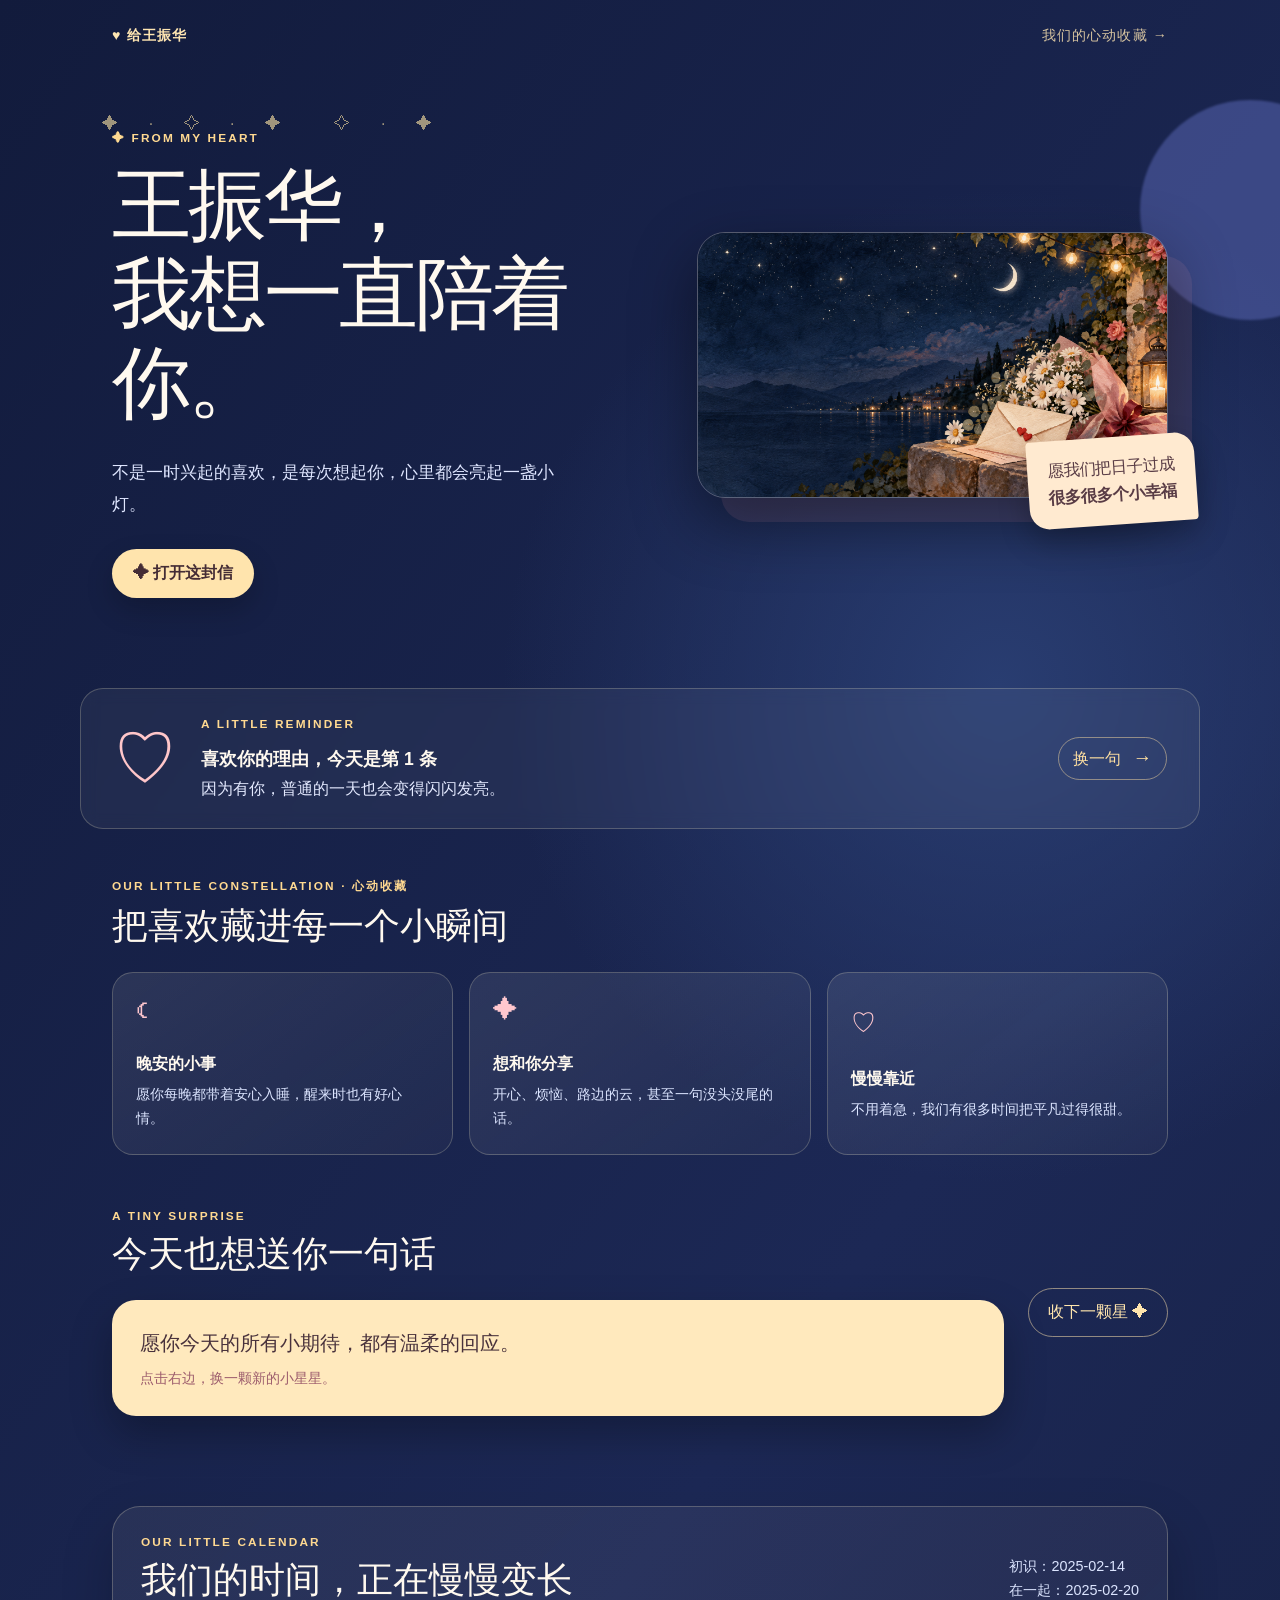
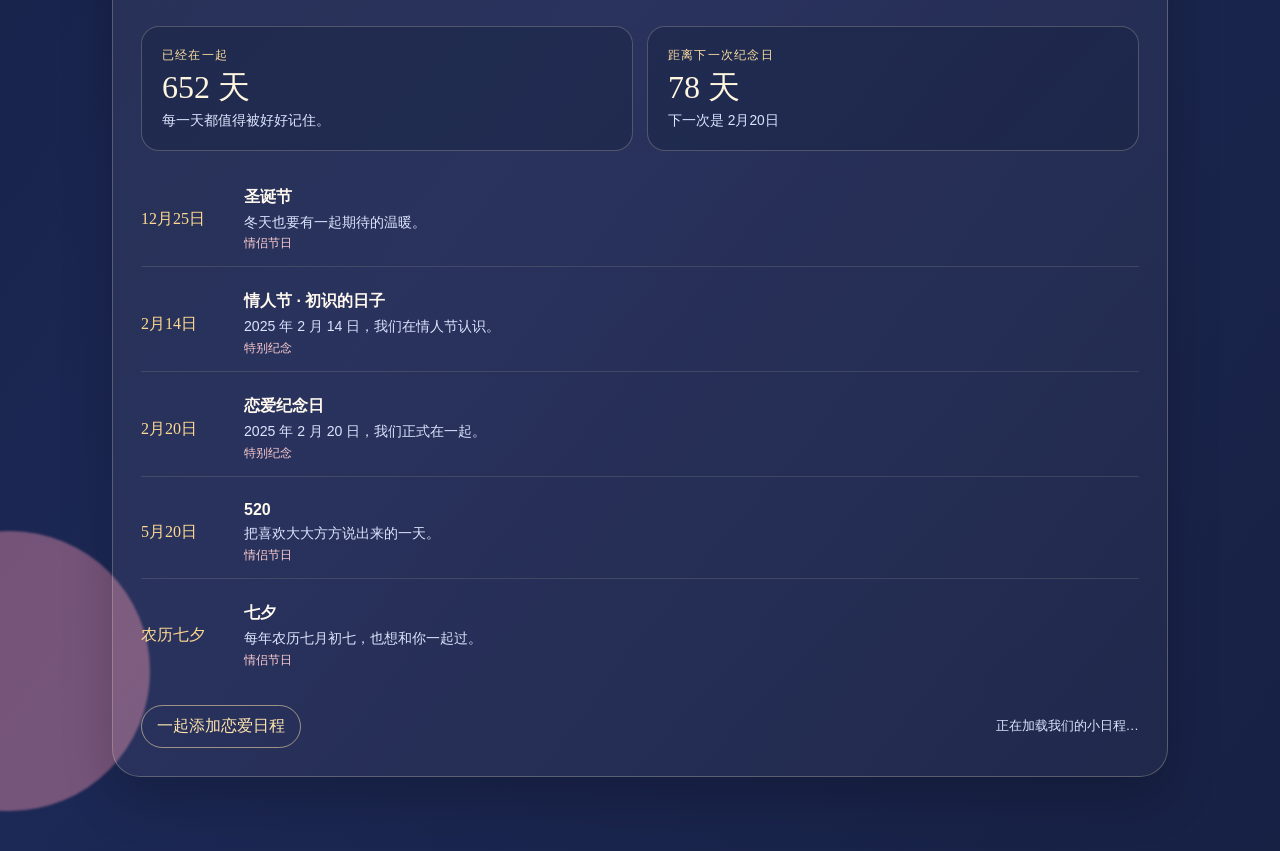
<file: index.html>
<!doctype html>
<html lang="zh-CN">
<head>
  <meta charset="utf-8">
  <meta name="viewport" content="width=device-width, initial-scale=1">
  <title>给王振华的一封情书</title>
  <meta name="description" content="一封只属于王振华的星光情书。">
  <style>
    :root { --ink: #fff9ef; --night: #101a38; --pink: #ff9ba8; --gold: #ffd991; }
    * { box-sizing: border-box; }
    body { margin: 0; background: var(--night); color: var(--ink); font-family: Arial, "Microsoft YaHei", sans-serif; }
    button { font: inherit; }
    .love-page { min-height: 100vh; overflow: hidden; position: relative; background: radial-gradient(circle at 78% 28%, #293d71 0, transparent 31rem), linear-gradient(126deg, #121b3c 0%, #1c2855 58%, #172144 100%); }
    .topbar, .hero, .love-note { position: relative; z-index: 1; max-width: 1120px; margin: auto; }
    .topbar { display: flex; align-items: center; justify-content: space-between; padding: 26px 32px; font-size: .88rem; letter-spacing: .08em; }
    .brand { margin: 0; display: flex; align-items: center; gap: 8px; font-weight: 700; color: #ffe6b2; }
    .date { opacity: .82; margin: 0; color: #ffe6b2; text-decoration: none; transition: opacity .2s, transform .2s; }
    .date:hover, .date:focus-visible { opacity: 1; transform: translateY(-1px); text-decoration: underline; }
    .hero { min-height: 560px; padding: 60px 32px 90px; display: grid; grid-template-columns: 1.05fr .95fr; align-items: center; gap: 64px; }
    .eyebrow { margin: 0 0 16px; display: flex; align-items: center; gap: 7px; font-size: .74rem; font-weight: 700; letter-spacing: .18em; color: var(--gold); }
    h1 { margin: 0; font-family: Georgia, "Songti SC", serif; font-size: clamp(3.1rem, 6.2vw, 5.8rem); font-weight: 500; line-height: 1.12; letter-spacing: -.04em; }
    .lead { max-width: 445px; margin: 28px 0; font-size: 1.08rem; line-height: 1.9; color: #dfe6ff; }
    .letter-button { display: inline-flex; gap: 9px; align-items: center; padding: 14px 21px; border: 0; border-radius: 999px; background: #ffe4ad; color: #442c35; font-weight: 700; cursor: pointer; box-shadow: 0 12px 28px #0003; transition: transform .2s, box-shadow .2s; }
    .letter-button:hover { transform: translateY(-3px) rotate(-1deg); box-shadow: 0 17px 35px #0005; }
    .art-wrap { position: relative; }
    .art-wrap img { width: 100%; display: block; border: 1px solid #fff5d144; border-radius: 28px; box-shadow: 24px 24px 0 #ff9baa17, 0 24px 65px #0007; }
    .art-note { position: absolute; right: -28px; bottom: -28px; padding: 17px 20px; border-radius: 4px 20px 4px 20px; background: #ffead0; color: #593c45; font-family: Georgia, "KaiTi", serif; font-size: 1.03rem; line-height: 1.65; transform: rotate(-4deg); box-shadow: 0 12px 30px #0004; }
    .love-note { margin-bottom: 50px; padding: 28px 32px; display: grid; grid-template-columns: auto 1fr auto; align-items: center; gap: 24px; border: 1px solid #fff3ca38; border-radius: 23px; background: #fff9ee0d; backdrop-filter: blur(8px); }
    .note-mark { color: #ffc6c9; font: 4rem/1 Georgia, serif; }
    .love-note h2 { margin: 0 0 8px; font-size: 1.1rem; font-weight: 700; }
    .reason { margin: 0; color: #e4eaff; font-size: 1rem; }
    .next-reason { color: #ffe0a1; background: transparent; border: 1px solid #ffe0a17a; border-radius: 999px; padding: 9px 14px; cursor: pointer; }
    .next-reason span { margin-left: 7px; font-size: 1.2rem; }
    .moments, .wish-section { position: relative; z-index: 1; max-width: 1120px; margin: 0 auto 54px; padding: 0 32px; }
    .section-label { margin: 0 0 10px; color: #ffd991; font-size: .74rem; font-weight: 700; letter-spacing: .18em; }
    .section-title { margin: 0 0 24px; font: 2.25rem/1.2 Georgia, "Songti SC", serif; }
    .moment-grid { display: grid; grid-template-columns: repeat(3, 1fr); gap: 16px; }
    .moment { min-height: 180px; padding: 23px; color: #fff9ef; text-align: left; border: 1px solid #fff3ca38; border-radius: 21px; background: linear-gradient(145deg, #ffffff17, #fff0c908); cursor: pointer; transition: transform .2s, background .2s; }
    .moment:hover, .moment:focus-visible { transform: translateY(-5px); background: #ffffff1c; outline: 2px solid #ffd991; outline-offset: 3px; }
    .moment-icon { display: block; margin-bottom: 30px; color: #ffc7ce; font-size: 1.55rem; }.moment strong { display: block; margin-bottom: 8px; font-size: 1rem; }.moment small { color: #dce5ff; line-height: 1.65; font-size: .9rem; }
    .wish-section { display: grid; grid-template-columns: 1fr auto; gap: 24px; align-items: end; padding-bottom: 36px; }.wish-box { padding: 28px; border-radius: 24px; background: #ffe9bd; color: #49323c; box-shadow: 0 18px 42px #0004; }.wish-box p { margin: 0 0 9px; font: 1.22rem/1.65 Georgia, "KaiTi", serif; }.wish-box span { color: #9d5d6d; font-size: .88rem; }.wish-button { align-self: center; padding: 13px 19px; color: #ffe5ad; background: transparent; border: 1px solid #ffe5ad86; border-radius: 999px; cursor: pointer; }.wish-button:hover { background: #ffffff14; }
    .calendar { position: relative; z-index: 1; max-width: 1120px; margin: 0 auto; padding: 0 32px 74px; }.calendar-shell { padding: 28px; border: 1px solid #fff3ca3d; border-radius: 28px; background: linear-gradient(135deg, #fff8e811, #ffc7ce0b); box-shadow: 0 22px 52px #0003; }.calendar-head { display: flex; align-items: end; justify-content: space-between; gap: 24px; margin-bottom: 23px; }.calendar-head .section-title { margin-bottom: 0; }.calendar-tag { margin: 0; color: #dce5ff; font-size: .9rem; line-height: 1.65; }.count-grid { display: grid; grid-template-columns: repeat(2, 1fr); gap: 14px; margin-bottom: 22px; }.count-card { padding: 20px; border: 1px solid #fff2d538; border-radius: 18px; background: #07122b38; }.count-card span { display: block; margin-bottom: 7px; color: #ffe0a1; font-size: .78rem; letter-spacing: .1em; }.count-card strong { display: block; color: #fff6df; font: 2rem/1 Georgia, "Songti SC", serif; }.count-card small { display: block; margin-top: 9px; color: #dce5ff; font-size: .86rem; }.calendar-list { display: grid; gap: 10px; margin: 0; padding: 0; list-style: none; }.calendar-item { display: grid; grid-template-columns: 90px 1fr auto; gap: 13px; align-items: center; padding: 14px 0; border-bottom: 1px solid #fff3ca1f; }.calendar-item:last-child { border-bottom: 0; }.calendar-date { color: #ffd991; font: 1rem Georgia, serif; }.calendar-item strong { display: block; margin-bottom: 4px; }.calendar-item p { margin: 0; color: #dce5ff; font-size: .88rem; line-height: 1.55; }.calendar-kind { color: #ffced2; font-size: .78rem; }.calendar-toolbar { display: flex; gap: 12px; align-items: center; justify-content: space-between; margin-top: 22px; }.calendar-action, .calendar-delete { border: 1px solid #ffe4ad8c; border-radius: 999px; color: #ffe4ad; background: transparent; cursor: pointer; }.calendar-action { padding: 10px 15px; }.calendar-delete { padding: 6px 10px; color: #ffcbd1; border-color: #ffcbd16e; font-size: .8rem; }.calendar-action:hover, .calendar-delete:hover { background: #ffffff14; }.calendar-status { margin: 0; color: #dce5ff; font-size: .84rem; }.calendar-form { display: none; grid-template-columns: 1fr 150px; gap: 12px; margin-top: 18px; padding-top: 20px; border-top: 1px solid #fff3ca2b; }.calendar-form.show { display: grid; }.calendar-form label { display: grid; gap: 7px; color: #ffe4ad; font-size: .84rem; }.calendar-form input, .calendar-form textarea { width: 100%; padding: 10px 12px; color: #372c3b; border: 0; border-radius: 10px; background: #fff8e9; font: inherit; }.calendar-form textarea { min-height: 82px; resize: vertical; }.calendar-form .note-field { grid-column: 1 / -1; }.calendar-form .save-event { justify-self: start; padding: 10px 16px; border: 0; border-radius: 999px; background: #ffe4ad; color: #442c35; cursor: pointer; font-weight: 700; }
    .spark-toast { position: fixed; z-index: 8; left: 50%; bottom: 28px; max-width: calc(100% - 36px); padding: 13px 19px; border-radius: 999px; background: #fff4dc; color: #513642; box-shadow: 0 12px 34px #0006; transform: translate(-50%, 100px); opacity: 0; transition: .3s; }.spark-toast.show { transform: translate(-50%, 0); opacity: 1; }
    .stars { position: absolute; top: 115px; left: 8%; color: #ffe6a4; opacity: .6; letter-spacing: .45rem; animation: twinkle 3s ease-in-out infinite alternate; }
    .orb { position: absolute; border-radius: 999px; filter: blur(1px); opacity: .42; }
    .orb-one { width: 280px; height: 280px; background: #f293b0; left: -130px; bottom: 40px; }
    .orb-two { width: 220px; height: 220px; background: #6a78cf; right: -80px; top: 100px; }
    .modal-backdrop { position: fixed; inset: 0; z-index: 5; display: grid; place-items: center; padding: 24px; background: #071025bf; backdrop-filter: blur(8px); }
    .letter { position: relative; max-width: 580px; padding: 50px; border-radius: 8px 30px 8px 30px; background: #fff5e3; color: #41303c; box-shadow: 0 24px 80px #0008; animation: appear .25s ease-out; }
    .letter h2 { margin: 0 0 20px; font: 2rem Georgia, "KaiTi", serif; }
    .letter p:not(.eyebrow) { font-family: Georgia, "KaiTi", serif; font-size: 1.08rem; line-height: 1.95; }
    .letter .eyebrow { color: #b86576; }
    .signature { margin-top: 24px; text-align: right; }
    .signature span { color: #e0697a; font-size: 1.5rem; }
    .close { position: absolute; top: 13px; right: 18px; border: 0; background: none; color: #795967; cursor: pointer; font-size: 2rem; }
    @keyframes appear { from { opacity: 0; transform: translateY(12px) rotate(-1deg); } to { opacity: 1; transform: none; } }
    @keyframes twinkle { to { opacity: 1; transform: translateY(-4px); } }
    @media (max-width: 720px) { .topbar { padding: 20px; } .date { display: inline-block; font-size: .73rem; letter-spacing: .03em; } .hero { grid-template-columns: 1fr; min-height: auto; padding: 48px 22px 70px; gap: 45px; } .art-wrap { max-width: 500px; } .art-note { right: -6px; bottom: -22px; font-size: .9rem; } .love-note { margin: 0 20px 30px; padding: 22px; grid-template-columns: auto 1fr; } .next-reason { grid-column: 2; justify-self: start; } .note-mark { font-size: 3.2rem; } .letter { padding: 42px 28px 30px; }.moments, .wish-section, .calendar { padding-left: 22px; padding-right: 22px; }.moment-grid { grid-template-columns: 1fr; }.wish-section { grid-template-columns: 1fr; padding-bottom: 42px; }.section-title { font-size: 1.9rem; }.calendar-shell { padding: 21px; }.calendar-head, .calendar-toolbar { align-items: flex-start; flex-direction: column; }.count-grid, .calendar-form { grid-template-columns: 1fr; }.calendar-item { grid-template-columns: 76px 1fr; }.calendar-kind, .calendar-delete { justify-self: start; }.calendar-item .calendar-delete { grid-column: 2; }.calendar-form .note-field { grid-column: auto; } }
  </style>
</head>
<body>
  <main class="love-page">
    <div class="orb orb-one"></div><div class="orb orb-two"></div>
    <div class="stars" aria-hidden="true">✦　·　✧　·　✦　　✧　·　✦</div>
    <nav class="topbar"><p class="brand">♥ 给王振华</p><a class="date" href="#moments">我们的心动收藏 →</a></nav>
    <section class="hero">
      <div class="copy"><p class="eyebrow">✦ FROM MY HEART</p><h1>王振华，<br>我想一直陪着你。</h1><p class="lead">不是一时兴起的喜欢，是每次想起你，心里都会亮起一盏小灯。</p><button class="letter-button" type="button">✦ 打开这封信</button></div>
      <div class="art-wrap"><img src="/love-letter-hero.png" alt="星空下的信封与鲜花"><div class="art-note">愿我们把日子过成<br><strong>很多很多个小幸福</strong></div></div>
    </section>
    <section class="love-note" aria-labelledby="note-title"><div class="note-mark">♡</div><div><p class="eyebrow">A LITTLE REMINDER</p><h2 id="note-title">喜欢你的理由，今天是第 <span id="reason-number">1</span> 条</h2><p class="reason" id="reason-text">因为有你，普通的一天也会变得闪闪发亮。</p></div><button class="next-reason" type="button" aria-label="换一句喜欢你的理由">换一句 <span>→</span></button></section>
    <section class="moments" id="moments" aria-labelledby="moments-title"><p class="section-label">OUR LITTLE CONSTELLATION · 心动收藏</p><h2 class="section-title" id="moments-title">把喜欢藏进每一个小瞬间</h2><div class="moment-grid"><button class="moment" type="button" data-message="你不需要做什么特别的事，光是做你自己，就已经很值得被喜欢。"><span class="moment-icon">☾</span><strong>晚安的小事</strong><small>愿你每晚都带着安心入睡，醒来时也有好心情。</small></button><button class="moment" type="button" data-message="以后不管遇到什么，我都希望自己能成为那个认真听你说话、陪你笑的人。"><span class="moment-icon">✦</span><strong>想和你分享</strong><small>开心、烦恼、路边的云，甚至一句没头没尾的话。</small></button><button class="moment" type="button" data-message="这不是一个需要完成的约定，而是我想慢慢做到的事：对你好，也好好爱你。"><span class="moment-icon">♡</span><strong>慢慢靠近</strong><small>不用着急，我们有很多时间把平凡过得很甜。</small></button></div></section>
    <section class="wish-section" aria-labelledby="wish-title"><div><p class="section-label">A TINY SURPRISE</p><h2 class="section-title" id="wish-title">今天也想送你一句话</h2><div class="wish-box"><p id="wish-text">愿你今天的所有小期待，都有温柔的回应。</p><span>点击右边，换一颗新的小星星。</span></div></div><button class="wish-button" type="button" id="wish-button">收下一颗星 ✦</button></section>
    <section class="calendar" aria-labelledby="calendar-title"><div class="calendar-shell"><div class="calendar-head"><div><p class="section-label">OUR LITTLE CALENDAR</p><h2 class="section-title" id="calendar-title">我们的时间，正在慢慢变长</h2></div><p class="calendar-tag">初识：2025-02-14<br>在一起：2025-02-20</p></div><div class="count-grid"><div class="count-card"><span>已经在一起</span><strong id="days-together">—</strong><small>每一天都值得被好好记住。</small></div><div class="count-card"><span>距离下一次纪念日</span><strong id="days-to-anniversary">—</strong><small id="anniversary-date">正在计算…</small></div></div><ul class="calendar-list" id="calendar-events" aria-live="polite"></ul><div class="calendar-toolbar"><button class="calendar-action" id="calendar-edit" type="button">一起添加恋爱日程</button><p class="calendar-status" id="calendar-status" aria-live="polite">正在加载我们的小日程…</p></div><form class="calendar-form" id="calendar-form"><label>日程名称<input id="event-title" name="title" maxlength="60" required placeholder="例如：一起看电影"></label><label>日期<input id="event-date" name="eventDate" type="date" required></label><label class="note-field">想写的一句话<textarea id="event-note" name="note" maxlength="200" placeholder="可选，写下这个日子的小期待。"></textarea></label><button class="save-event" type="submit">把这一天收进日历</button></form></div></section>
  </main>
  <template id="letter-template"><div class="modal-backdrop" role="presentation"><section class="letter" role="dialog" aria-modal="true" aria-labelledby="letter-title"><button class="close" type="button" aria-label="关闭信件">×</button><p class="eyebrow">TO WANG ZHENHUA</p><h2 id="letter-title">亲爱的王振华：</h2><p>谢谢你来到我的生活里。和你在一起之后，我开始更期待每一个明天，也更珍惜那些平凡的小事。</p><p>我希望你开心的时候有人分享，难过的时候有人陪伴；希望以后每一次回头，都能看到我在你身边。</p><p class="signature">我喜欢你。<br>也想和你慢慢来，慢慢爱。<br><span>♡</span></p></section></div></template>
  <script>
    (() => {
      const reasons = ['因为有你，普通的一天也会变得闪闪发亮。', '因为你笑起来的时候，我总觉得世界很温柔。', '因为你是王振华，也是我认真喜欢着的人。'];
      let index = 0;
      document.querySelector('.next-reason').addEventListener('click', () => {
        index = (index + 1) % reasons.length;
        document.querySelector('#reason-number').textContent = index + 1;
        document.querySelector('#reason-text').textContent = reasons[index];
      });
      document.querySelector('.letter-button').addEventListener('click', () => {
        const modal = document.querySelector('#letter-template').content.firstElementChild.cloneNode(true);
        const close = () => modal.remove();
        modal.querySelector('.close').addEventListener('click', close);
        modal.addEventListener('click', event => { if (event.target === modal) close(); });
        document.body.appendChild(modal);
      });
      const wishes = ['愿你今天的所有小期待，都有温柔的回应。', '希望你每一次笑，都是发自内心的快乐。', '想把今天的好运和明天的期待，都悄悄留给你。', '如果你累了，也请记得有人一直在心里惦记你。'];
      let wishIndex = 0;
      const toast = document.createElement('div');
      toast.className = 'spark-toast';
      document.body.appendChild(toast);
      const showToast = message => { toast.textContent = '✦ ' + message; toast.classList.add('show'); window.setTimeout(() => toast.classList.remove('show'), 3200); };
      document.querySelectorAll('.moment').forEach(card => card.addEventListener('click', () => showToast(card.dataset.message)));
      document.querySelector('#wish-button').addEventListener('click', () => { wishIndex = (wishIndex + 1) % wishes.length; document.querySelector('#wish-text').textContent = wishes[wishIndex]; showToast('这一颗星，也想落在你的心上。'); });

      const CALENDAR_API = 'https://love-letter-for-wang.copper-lynx-4878.chatgpt.site/api/calendar';
      const CACHE_KEY = 'love-calendar-events-v1';
      const calendarList = document.querySelector('#calendar-events');
      const calendarStatus = document.querySelector('#calendar-status');
      const calendarForm = document.querySelector('#calendar-form');
      const calendarEdit = document.querySelector('#calendar-edit');
      let editKey = '';
      let customEvents = readCachedEvents();

      const toUtcDate = value => new Date(Date.UTC(value.getFullYear(), value.getMonth(), value.getDate()));
      const asIsoDate = value => value.toISOString().slice(0, 10);
      const dayDistance = (from, to) => Math.max(0, Math.round((toUtcDate(to) - toUtcDate(from)) / 86400000));
      const monthDay = value => new Intl.DateTimeFormat('zh-CN', { month: 'long', day: 'numeric' }).format(value);

      function nextDate(month, day) {
        const now = new Date();
        const candidate = new Date(now.getFullYear(), month - 1, day);
        return toUtcDate(candidate) >= toUtcDate(now) ? candidate : new Date(now.getFullYear() + 1, month - 1, day);
      }

      function renderTime() {
        const today = new Date();
        const start = new Date(2025, 1, 20);
        const anniversary = nextDate(2, 20);
        document.querySelector('#days-together').textContent = `${dayDistance(start, today)} 天`;
        document.querySelector('#days-to-anniversary').textContent = `${dayDistance(today, anniversary)} 天`;
        document.querySelector('#anniversary-date').textContent = `下一次是 ${monthDay(anniversary)}`;
      }

      function builtInEvents() {
        return [
          { title: '情人节 · 初识的日子', eventDate: asIsoDate(nextDate(2, 14)), note: '2025 年 2 月 14 日，我们在情人节认识。', kind: '特别纪念' },
          { title: '恋爱纪念日', eventDate: asIsoDate(nextDate(2, 20)), note: '2025 年 2 月 20 日，我们正式在一起。', kind: '特别纪念' },
          { title: '520', eventDate: asIsoDate(nextDate(5, 20)), note: '把喜欢大大方方说出来的一天。', kind: '情侣节日' },
          { title: '七夕', eventDate: '', note: '每年农历七月初七，也想和你一起过。', kind: '情侣节日' },
          { title: '圣诞节', eventDate: asIsoDate(nextDate(12, 25)), note: '冬天也要有一起期待的温暖。', kind: '情侣节日' },
        ];
      }

      function renderCalendar() {
        const events = [...builtInEvents(), ...customEvents.map(event => ({ ...event, kind: '我们添加的日程' }))]
          .sort((left, right) => (left.eventDate || '9999-12-31').localeCompare(right.eventDate || '9999-12-31'));
        calendarList.replaceChildren(...events.map(event => makeCalendarItem(event)));
      }

      function makeCalendarItem(event) {
        const item = document.createElement('li');
        item.className = 'calendar-item';
        const date = document.createElement('span');
        date.className = 'calendar-date';
        date.textContent = event.eventDate ? monthDay(new Date(`${event.eventDate}T00:00:00`)) : '农历七夕';
        const copy = document.createElement('div');
        const title = document.createElement('strong');
        title.textContent = event.title;
        const note = document.createElement('p');
        note.textContent = event.note || '留一份只属于我们的期待。';
        const kind = document.createElement('span');
        kind.className = 'calendar-kind';
        kind.textContent = event.kind;
        copy.append(title, note, kind);
        item.append(date, copy);
        if (event.id) {
          const remove = document.createElement('button');
          remove.className = 'calendar-delete';
          remove.type = 'button';
          remove.textContent = '删除';
          remove.addEventListener('click', () => deleteEvent(event.id));
          item.append(remove);
        }
        return item;
      }

      function readCachedEvents() {
        try {
          const cached = JSON.parse(localStorage.getItem(CACHE_KEY));
          return Array.isArray(cached) ? cached : [];
        } catch {
          return [];
        }
      }

      async function loadEvents() {
        for (let attempt = 0; attempt < 3; attempt += 1) {
          const controller = new AbortController();
          const timer = window.setTimeout(() => controller.abort(), 12000);
          try {
            const response = await fetch(`${CALENDAR_API}?t=${Date.now()}`, { cache: 'no-store', signal: controller.signal });
            const payload = await response.json();
            if (!response.ok || !Array.isArray(payload.events)) throw new Error('calendar unavailable');
            customEvents = payload.events;
            localStorage.setItem(CACHE_KEY, JSON.stringify(customEvents));
            calendarStatus.textContent = customEvents.length ? '你们一起写下的日程，已同步。' : '日程本准备好了，等你们写下新的期待。';
            window.clearTimeout(timer);
            renderCalendar();
            return;
          } catch {
            window.clearTimeout(timer);
            if (attempt < 2) await new Promise(resolve => window.setTimeout(resolve, 700 * (attempt + 1)));
          }
        }
        calendarStatus.textContent = customEvents.length ? '网络暂时不稳定，正在展示上次保存的日程。' : '网络暂时不稳定，纪念日和节日仍会在这里陪着你们。';
        renderCalendar();
      }

      function requestEditKey() {
        const value = window.prompt('输入你们私下保存的编辑口令，就可以一起添加日程。');
        if (!value) return false;
        editKey = value;
        calendarForm.classList.add('show');
        calendarEdit.textContent = '收起添加日程';
        calendarStatus.textContent = '编辑口令仅保留在这次打开的页面中。';
        return true;
      }

      calendarEdit.addEventListener('click', () => {
        if (!editKey) {
          requestEditKey();
          return;
        }
        const isOpen = calendarForm.classList.toggle('show');
        calendarEdit.textContent = isOpen ? '收起添加日程' : '一起添加恋爱日程';
      });

      calendarForm.addEventListener('submit', async event => {
        event.preventDefault();
        if (!editKey && !requestEditKey()) return;
        const formData = new FormData(calendarForm);
        try {
          const response = await fetch(CALENDAR_API, {
            method: 'POST',
            headers: { 'content-type': 'application/json', 'x-calendar-edit-key': editKey },
            body: JSON.stringify({ title: formData.get('title'), eventDate: formData.get('eventDate'), note: formData.get('note') }),
          });
          const payload = await response.json();
          if (!response.ok) {
            calendarStatus.textContent = payload.error || '这次没有保存成功，请稍后再试。';
            return;
          }
          customEvents.push(payload.event);
          localStorage.setItem(CACHE_KEY, JSON.stringify(customEvents));
          calendarForm.reset();
          calendarStatus.textContent = '这一天已经被好好收进你们的日历。';
          showToast('新的期待，已经写进我们的时间里。');
          renderCalendar();
        } catch {
          calendarStatus.textContent = '网络暂时不稳定，这次还没有保存成功。';
        }
      });

      async function deleteEvent(id) {
        if (!editKey && !requestEditKey()) return;
        try {
          const response = await fetch(`${CALENDAR_API}?id=${encodeURIComponent(id)}`, { method: 'DELETE', headers: { 'x-calendar-edit-key': editKey } });
          if (!response.ok) {
            calendarStatus.textContent = '暂时无法删除这条日程，请检查编辑口令后再试。';
            return;
          }
          customEvents = customEvents.filter(event => event.id !== id);
          localStorage.setItem(CACHE_KEY, JSON.stringify(customEvents));
          calendarStatus.textContent = '这条日程已经从日历里轻轻拿走。';
          renderCalendar();
        } catch {
          calendarStatus.textContent = '暂时无法删除这条日程，请检查编辑口令后再试。';
        }
      }

      renderTime();
      renderCalendar();
      loadEvents();
    })();
  </script>
</body>
</html>
</file>
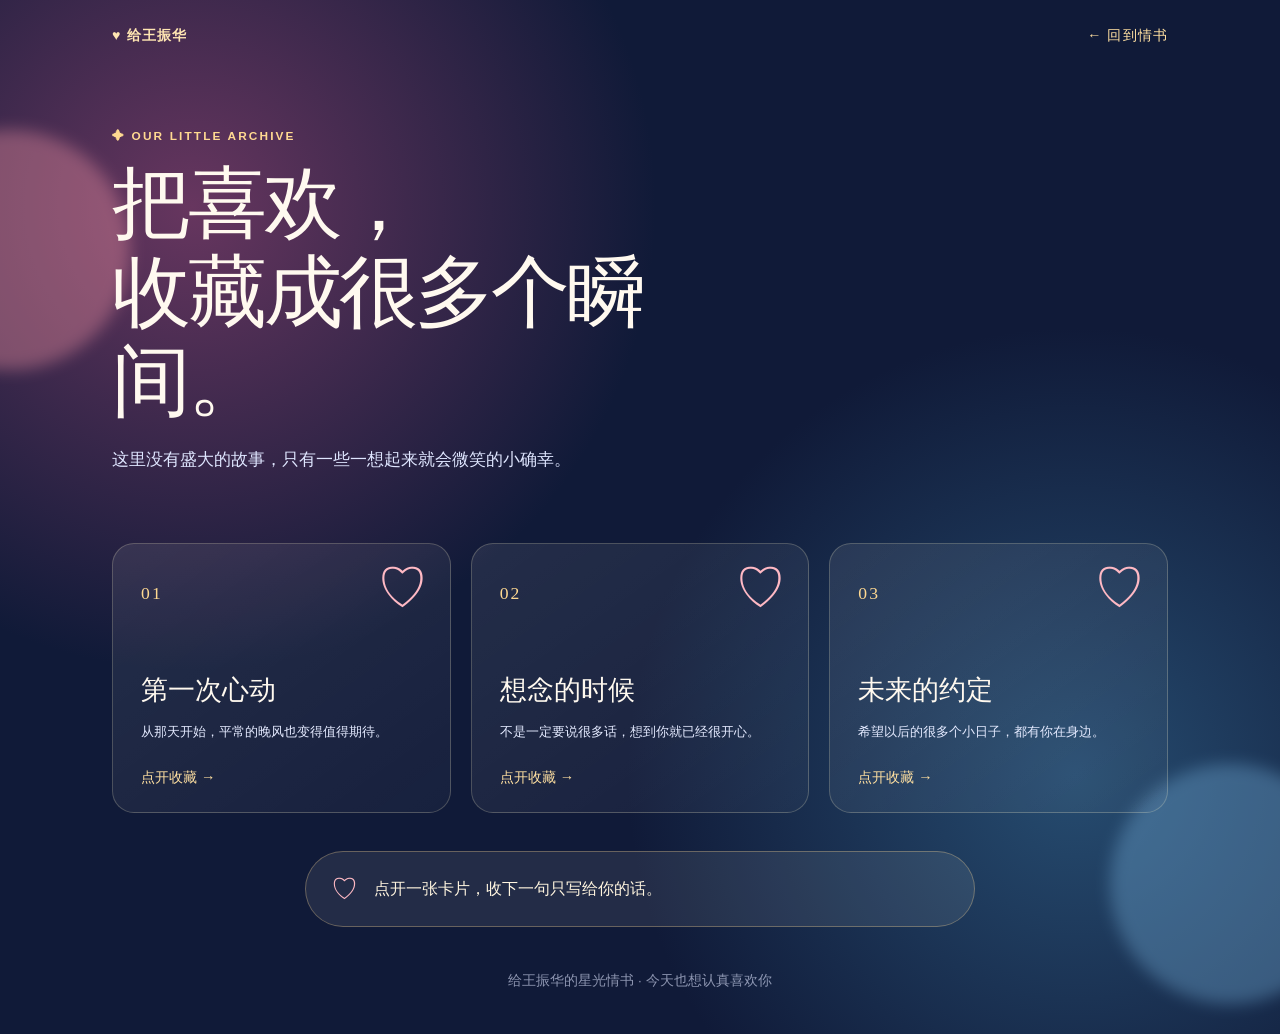
<file: memories.html>
<!doctype html>
<html lang="zh-CN">
<head>
  <meta charset="utf-8"><meta name="viewport" content="width=device-width,initial-scale=1">
  <title>我们的心动收藏</title>
  <style>
    :root{--ink:#fff9ef;--gold:#ffd991}*{box-sizing:border-box}body{margin:0;color:var(--ink);font-family:Arial,"Microsoft YaHei",sans-serif;background:#101a38}.page{min-height:100vh;overflow:hidden;position:relative;padding-bottom:44px;background:radial-gradient(circle at 15% 20%,#67365f 0,transparent 29rem),radial-gradient(circle at 84% 75%,#264c70 0,transparent 28rem),#101a38}.topbar,.hero,.cards,.note,footer{position:relative;z-index:1;max-width:1120px;margin:auto}.topbar{display:flex;justify-content:space-between;align-items:center;padding:26px 32px;font-size:.88rem;letter-spacing:.08em}.brand{margin:0;color:#ffe6b2;font-weight:700}.back{color:#ffe0a1;text-decoration:none}.hero{padding:58px 32px 38px}.eyebrow{margin:0 0 16px;color:var(--gold);font-size:.74rem;font-weight:700;letter-spacing:.18em}.hero h1{max-width:680px;margin:0;font:500 clamp(3.1rem,6.2vw,5.8rem)/1.12 Georgia,"Songti SC",serif;letter-spacing:-.04em}.hero>p:last-child{max-width:520px;color:#dfe6ff;font-size:1.08rem;line-height:1.9}.cards{display:grid;grid-template-columns:repeat(3,1fr);gap:20px;padding:12px 32px 30px}.card{position:relative;min-height:270px;padding:28px;overflow:hidden;text-align:left;color:var(--ink);border:1px solid #fff3ca38;border-radius:22px;background:linear-gradient(145deg,#ffffff16,#ffffff08);cursor:pointer;transition:.25s}.card:hover{transform:translateY(-8px);border-color:#ffe0a180;background:linear-gradient(145deg,#ffffff24,#ffffff0e)}.index{display:block;color:var(--gold);font:1.1rem Georgia,serif;letter-spacing:.12em}.heart{position:absolute;top:18px;right:22px;color:#ffb9c4;font:3.2rem/1 Georgia,serif}.card h2{margin:68px 0 12px;font:1.7rem Georgia,"KaiTi",serif}.card p{min-height:52px;margin:0;color:#e4eaff;line-height:1.75}.open{position:absolute;bottom:25px;color:#ffe0a1;font-size:.9rem}.note{display:flex;gap:16px;align-items:center;max-width:670px;margin-top:8px;padding:19px 25px;border:1px solid #ffd99150;border-radius:999px;background:#fff8e915;color:#fff5df}.note span{color:#ffbac4;font-size:1.7rem}.note p{margin:0;line-height:1.55}footer{padding:45px 32px 0;color:#dfe6ff99;text-align:center;font-size:.85rem}.glow{position:absolute;width:240px;height:240px;border-radius:50%;filter:blur(8px);opacity:.35}.one{top:130px;left:-110px;background:#ff9baa}.two{right:-70px;bottom:30px;background:#79b5e0}@media(max-width:720px){.topbar{padding:20px}.hero{padding:42px 22px 25px}.cards{grid-template-columns:1fr;padding:10px 20px 24px}.card{min-height:235px}.note{align-items:flex-start;margin:0 20px;border-radius:22px}footer{padding:38px 20px 0}}
  </style>
</head>
<body><main class="page"><div class="glow one"></div><div class="glow two"></div><nav class="topbar"><p class="brand">♥ 给王振华</p><a class="back" href="/">← 回到情书</a></nav><section class="hero"><p class="eyebrow">✦ OUR LITTLE ARCHIVE</p><h1>把喜欢，<br>收藏成很多个瞬间。</h1><p>这里没有盛大的故事，只有一些一想起来就会微笑的小确幸。</p></section><section class="cards" aria-label="心动收藏"><button class="card" data-note="从那天开始，平常的晚风也变得值得期待。"><span class="index">01</span><span class="heart">♡</span><h2>第一次心动</h2><p>从那天开始，平常的晚风也变得值得期待。</p><span class="open">点开收藏 →</span></button><button class="card" data-note="不是一定要说很多话，想到你就已经很开心。"><span class="index">02</span><span class="heart">♡</span><h2>想念的时候</h2><p>不是一定要说很多话，想到你就已经很开心。</p><span class="open">点开收藏 →</span></button><button class="card" data-note="希望以后的很多个小日子，都有你在身边。"><span class="index">03</span><span class="heart">♡</span><h2>未来的约定</h2><p>希望以后的很多个小日子，都有你在身边。</p><span class="open">点开收藏 →</span></button></section><aside class="note" aria-live="polite"><span>♡</span><p id="note">点开一张卡片，收下一句只写给你的话。</p></aside><footer>给王振华的星光情书 · 今天也想认真喜欢你</footer></main><script>document.querySelectorAll('.card').forEach((card,i)=>card.addEventListener('click',()=>document.querySelector('#note').textContent=`第 ${i+1} 张收藏：${card.dataset.note}`));</script></body>
</html>
</file>
